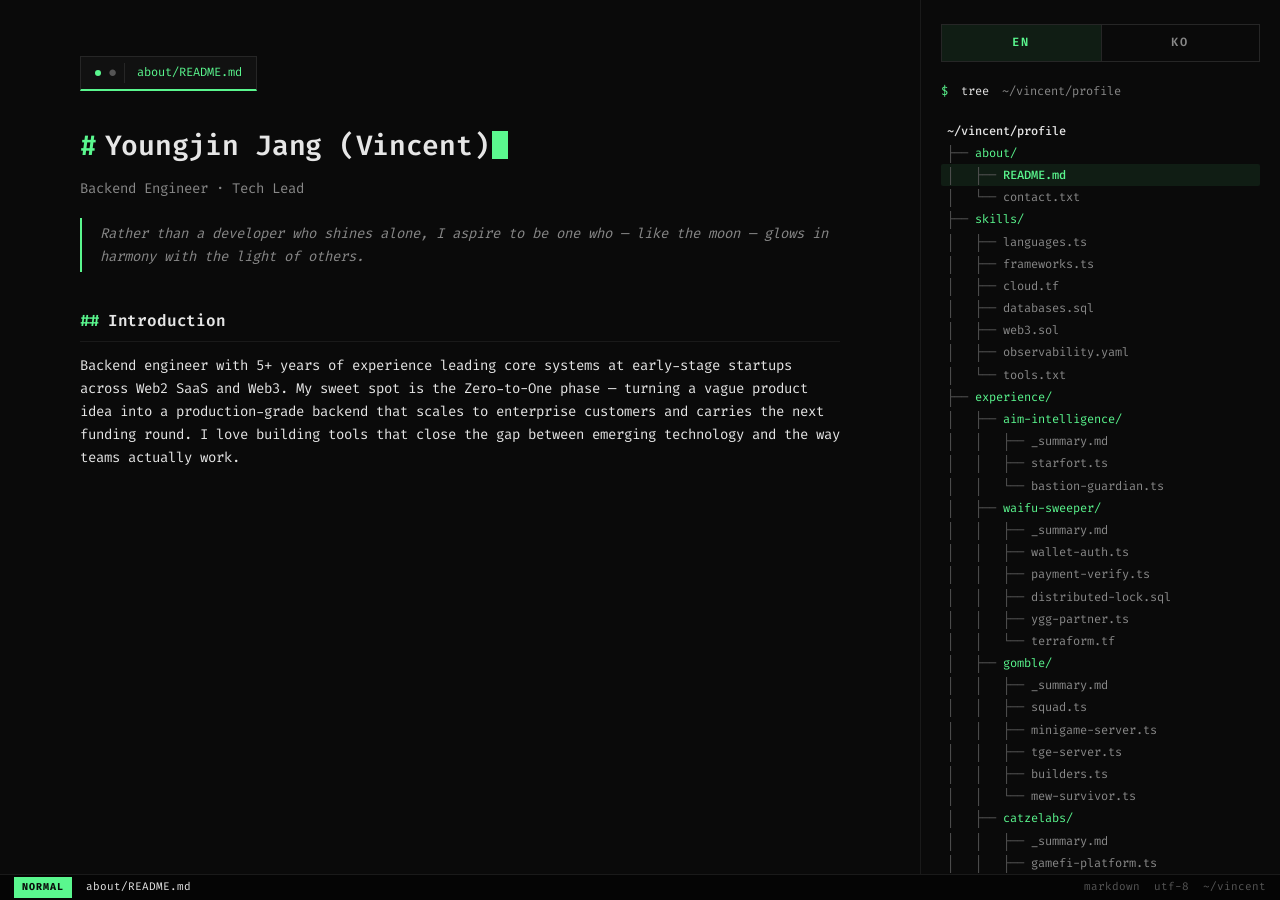
<file: index.html>
<!doctype html>
<html lang="en">
  <head>
    <meta charset="UTF-8" />
    <meta name="viewport" content="width=device-width, initial-scale=1.0" />
    <title>~/vincent/profile</title>
    <link rel="preconnect" href="https://fonts.googleapis.com" />
    <link rel="preconnect" href="https://fonts.gstatic.com" crossorigin />
    <link
      href="https://fonts.googleapis.com/css2?family=Fira+Code:wght@300;400;500;600;700&display=swap"
      rel="stylesheet"
    />
    <link rel="stylesheet" href="style.css" />
  </head>
  <body>
    <div class="app">
      <main class="content" id="content" aria-live="polite"></main>

      <aside class="sidebar" aria-label="File tree navigation">
        <div class="lang-tabs" role="group" aria-label="Language">
          <button type="button" class="lang-btn" data-lang="en">EN</button
          ><button type="button" class="lang-btn" data-lang="ko">KO</button>
        </div>
        <div class="sidebar-header">
          <span class="prompt">$</span>
          <span class="cmd">tree</span>
          <span class="arg">~/vincent/profile</span>
        </div>
        <nav class="tree" id="tree"></nav>
        <div class="tree-summary" id="treeSummary"></div>
      </aside>
    </div>

    <footer class="statusbar" id="statusbar">
      <span class="sb-mode">NORMAL</span>
      <span class="sb-file" id="sbFile">about/README.md</span>
      <span class="sb-spacer"></span>
      <span class="sb-info" id="sbInfo">markdown</span>
      <span class="sb-info">utf-8</span>
      <span class="sb-info">~/vincent</span>
    </footer>

    <script src="index.js"></script>
  </body>
</html>
</file>
<file: style.css>
:root {
  --bg: #0a0a0a;
  --bg-elev: #111;
  --bg-hover: #161616;
  --text: #e6e6e6;
  --text-dim: #888;
  --text-muted: #555;
  --border: #1a1a1a;
  --border-strong: #262626;
  --accent: #5af78e;
  --accent-dim: #3a8d5f;
  --accent-bg: rgba(90, 247, 142, 0.08);

  --font-mono: 'Fira Code', 'JetBrains Mono', ui-monospace, Menlo, Monaco, 'Courier New', monospace;
  --fs-xs: 11px;
  --fs-sm: 12px;
  --fs-base: 14px;
  --fs-md: 16px;
  --fs-lg: 20px;
  --fs-xl: 28px;
  --fs-xxl: 40px;

  --sb-h: 26px;
}

* {
  box-sizing: border-box;
}

::selection {
  background: var(--accent);
  color: var(--bg);
}

html,
body {
  margin: 0;
  padding: 0;
  height: 100vh;
  overflow: hidden;
  background: var(--bg);
  color: var(--text);
  font-family: var(--font-mono);
  font-size: var(--fs-base);
  line-height: 1.65;
  font-feature-settings: 'liga' 1, 'calt' 1;
  -webkit-font-smoothing: antialiased;
  text-rendering: optimizeLegibility;
}

body {
  display: grid;
  grid-template-rows: 1fr var(--sb-h);
}

/* App shell */
.app {
  display: grid;
  grid-template-columns: minmax(0, 1fr) 360px;
  overflow: hidden;
  min-height: 0;
}

/* Main content panel */
.content {
  overflow-y: auto;
  overflow-x: hidden;
  padding: 56px 80px 80px;
  scrollbar-width: thin;
  scrollbar-color: var(--border-strong) transparent;
}
.content::-webkit-scrollbar {
  width: 8px;
}
.content::-webkit-scrollbar-thumb {
  background: var(--border-strong);
  border-radius: 0;
}
.content::-webkit-scrollbar-thumb:hover {
  background: var(--text-muted);
}

/* Sidebar (right) */
.sidebar {
  border-left: 1px solid var(--border);
  background: var(--bg);
  overflow-y: auto;
  padding: 24px 20px 48px;
  scrollbar-width: thin;
  scrollbar-color: var(--border-strong) transparent;
}
.sidebar::-webkit-scrollbar {
  width: 6px;
}
.sidebar::-webkit-scrollbar-thumb {
  background: var(--border-strong);
}

.sidebar-header {
  font-size: var(--fs-sm);
  color: var(--text-dim);
  margin-bottom: 18px;
  white-space: nowrap;
  overflow: hidden;
  text-overflow: ellipsis;
}
.sidebar-header .prompt {
  color: var(--accent);
  margin-right: 6px;
}
.sidebar-header .cmd {
  color: var(--text);
}
.sidebar-header .arg {
  color: var(--text-dim);
  margin-left: 6px;
}

/* Tree */
.tree {
  font-size: var(--fs-sm);
  line-height: 1.85;
  font-variant-ligatures: none;
}

.tree-line {
  display: block;
  width: 100%;
  text-align: left;
  background: none;
  border: 0;
  padding: 0 6px;
  margin: 0;
  font: inherit;
  color: inherit;
  white-space: pre;
  cursor: default;
  border-radius: 2px;
}

.tree-line.clickable {
  cursor: pointer;
}

.tree-line .prefix {
  color: var(--text-muted);
  user-select: none;
}

.tree-line.dir .name {
  color: var(--accent);
}
.tree-line.dir.root .name {
  color: var(--text);
  font-weight: 500;
}
.tree-line.file .name {
  color: var(--text-dim);
}

.tree-line.clickable:hover {
  background: var(--bg-hover);
}
.tree-line.clickable:hover .name {
  color: var(--text);
}

.tree-line.active {
  background: var(--accent-bg);
}
.tree-line.active .name {
  color: var(--accent);
  font-weight: 500;
}
.tree-line.active::before {
  content: '';
}

.tree-summary {
  margin-top: 22px;
  padding-top: 14px;
  border-top: 1px solid var(--border);
  font-size: var(--fs-xs);
  color: var(--text-muted);
}

/* Status bar */
.statusbar {
  display: flex;
  align-items: center;
  gap: 14px;
  padding: 0 14px;
  height: var(--sb-h);
  background: #050505;
  border-top: 1px solid var(--border);
  font-size: var(--fs-xs);
  color: var(--text-dim);
  overflow: hidden;
  white-space: nowrap;
}
.sb-mode {
  background: var(--accent);
  color: var(--bg);
  font-weight: 700;
  letter-spacing: 1px;
  padding: 2px 8px;
  font-size: 10px;
}
.sb-file {
  color: var(--text);
}
.sb-spacer {
  flex: 1;
}
.sb-info {
  color: var(--text-muted);
}
/* Language tabs (top of sidebar) */
.lang-tabs {
  display: grid;
  grid-template-columns: 1fr 1fr;
  border: 1px solid var(--border-strong);
  margin-bottom: 20px;
  font-variant-ligatures: none;
}
.lang-btn {
  background: none;
  border: 0;
  color: var(--text-dim);
  font: inherit;
  font-size: var(--fs-sm);
  font-weight: 600;
  letter-spacing: 2px;
  padding: 8px 0;
  cursor: pointer;
  transition: color 0.15s ease, background 0.15s ease;
}
.lang-btn + .lang-btn {
  border-left: 1px solid var(--border-strong);
}
.lang-btn:hover {
  color: var(--text);
  background: var(--bg-hover);
}
.lang-btn.active {
  color: var(--accent);
  background: var(--accent-bg);
}

/* ─────────────────────────────────────────────────────────
   Content rendering — file panel
   ───────────────────────────────────────────────────────── */
.file-tab {
  display: inline-flex;
  align-items: center;
  gap: 8px;
  padding: 6px 14px;
  background: var(--bg-elev);
  border: 1px solid var(--border-strong);
  border-bottom: 2px solid var(--accent);
  font-size: var(--fs-sm);
  color: var(--accent);
  margin: 0;
  font-variant-ligatures: none;
}
.file-tab .dot {
  width: 6px;
  height: 6px;
  background: var(--accent);
  border-radius: 50%;
  display: inline-block;
}
.file-tab .lineno {
  color: var(--text-muted);
  margin-right: 4px;
  border-right: 1px solid var(--border-strong);
  padding-right: 8px;
}

.file-body {
  padding: 32px 0 0;
  max-width: 880px;
}

.file-body h1,
.file-body h2,
.file-body h3 {
  margin: 0;
  font-weight: 600;
  letter-spacing: -0.01em;
}
.file-body h1 {
  font-size: var(--fs-xl);
  color: var(--text);
  margin-bottom: 8px;
}
.file-body h1 .hash,
.file-body h2 .hash,
.file-body h3 .hash {
  color: var(--accent);
  margin-right: 8px;
}
.file-body h2 {
  font-size: var(--fs-md);
  color: var(--text);
  margin: 36px 0 12px;
  padding-bottom: 6px;
  border-bottom: 1px solid var(--border);
}
.file-body h3 {
  font-size: var(--fs-base);
  color: var(--text);
  margin: 24px 0 8px;
}

.file-body p {
  margin: 0 0 14px;
  color: var(--text);
}
.file-body p.dim {
  color: var(--text-dim);
}
.file-body p.muted {
  color: var(--text-muted);
  font-size: var(--fs-sm);
}
.file-body .accent {
  color: var(--accent);
}
.file-body .dim {
  color: var(--text-dim);
}
.file-body .muted {
  color: var(--text-muted);
}

.file-body blockquote {
  border-left: 2px solid var(--accent);
  padding: 4px 0 4px 18px;
  margin: 18px 0;
  color: var(--text-dim);
  font-style: italic;
}

.file-body ul,
.file-body ol {
  margin: 0 0 16px;
  padding-left: 24px;
}
.file-body li {
  margin-bottom: 6px;
}
.file-body ul li::marker {
  color: var(--accent-dim);
}
.file-body ol li::marker {
  color: var(--accent-dim);
}

.file-body a {
  color: var(--accent);
  text-decoration: none;
  border-bottom: 1px dashed var(--accent-dim);
}
.file-body a:hover {
  border-bottom-style: solid;
}

/* Code-block-style file */
.code {
  white-space: pre-wrap;
  overflow-wrap: anywhere;
  margin: 0;
  font-size: var(--fs-base);
  line-height: 1.7;
  color: var(--text);
}
.code .com {
  color: var(--text-muted);
  font-style: italic;
}
.code .kw {
  color: var(--accent);
}
.code .str {
  color: #d4d4d4;
}
.code .num {
  color: #b5e853;
}
.code .punct {
  color: var(--text-muted);
}
.code .label {
  color: var(--accent);
}
.code .val {
  color: var(--text);
}

/* Tags */
.tags {
  display: flex;
  flex-wrap: wrap;
  gap: 6px;
  margin: 8px 0 16px;
}
.tag {
  padding: 3px 9px;
  border: 1px solid var(--border-strong);
  font-size: var(--fs-sm);
  color: var(--text-dim);
  white-space: nowrap;
  font-variant-ligatures: none;
}
.tag::before {
  content: '#';
  color: var(--accent-dim);
  margin-right: 2px;
}

/* Definition table (key: value) */
.kv {
  display: grid;
  grid-template-columns: max-content 1fr;
  gap: 4px 18px;
  margin: 12px 0 18px;
  font-size: var(--fs-base);
}
.kv dt {
  color: var(--accent);
  font-weight: 500;
}
.kv dd {
  margin: 0;
  color: var(--text);
}

/* Cursor blink */
.cursor {
  display: inline-block;
  width: 0.55em;
  height: 1em;
  background: var(--accent);
  vertical-align: -0.15em;
  margin-left: 3px;
  animation: blink 1.05s steps(1) infinite;
}
@keyframes blink {
  50% {
    opacity: 0;
  }
}

/* ─────────────────────────────────────────────────────────
   Mobile
   ───────────────────────────────────────────────────────── */
@media (max-width: 900px) {
  html,
  body {
    height: auto;
    overflow: visible;
  }
  body {
    display: block;
    padding-bottom: var(--sb-h);
  }
  .app {
    display: block;
    height: auto;
  }
  .content {
    overflow: visible;
    padding: 32px 22px 64px;
  }
  .file-body {
    padding-top: 24px;
  }
  .sidebar {
    border-left: 0;
    border-bottom: 1px solid var(--border);
    max-height: 50vh;
    padding: 18px 16px 22px;
    position: sticky;
    top: 0;
    z-index: 10;
  }
  .statusbar {
    position: fixed;
    bottom: 0;
    left: 0;
    right: 0;
  }
}

@media (max-width: 600px) {
  :root {
    --fs-base: 13px;
    --fs-sm: 11px;
    --fs-xl: 22px;
    --fs-md: 15px;
  }
  .content {
    padding: 24px 16px 56px;
  }
  .sidebar {
    padding: 14px 12px 18px;
    max-height: 42vh;
  }
  .sb-info:nth-of-type(2) ~ .sb-info {
    display: none;
  }
}
</file>
